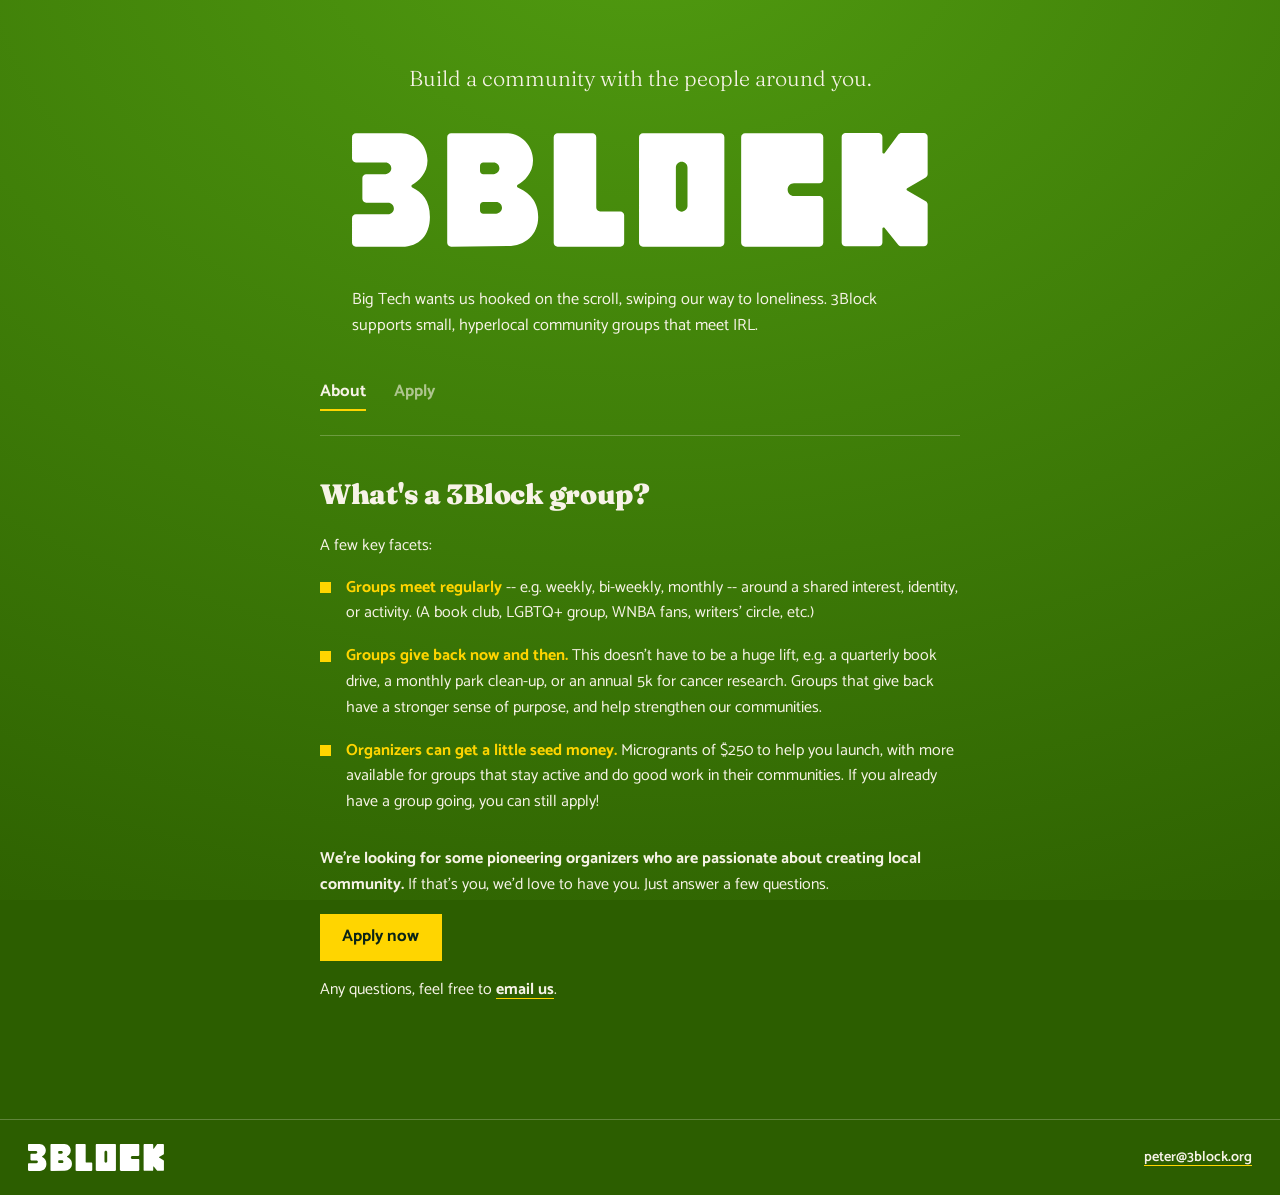
<file: index.html>
<!DOCTYPE html>
<html lang="en">
<head>
  <meta charset="UTF-8">
  <meta name="viewport" content="width=device-width, initial-scale=1.0">
  <title>3 Block — community groups with the neighbors around you</title>
  <meta name="description" content="3 Block helps neighbors with shared interests form resilient community groups.">
  <meta property="og:type" content="website">
  <meta property="og:title" content="3 Block — Community groups with the neighbors around you">
  <meta property="og:description" content="3Block is a community platform we're building to help people find and form neighborhood groups. Our vision is simple: everyone should have a group of people they actually know within a three-block radius.">
  <meta property="og:url" content="https://apply.3block.org">
  <meta property="og:image" content="https://apply.3block.org/og-image.avif">
  <meta property="og:image:width" content="1200">
  <meta property="og:image:height" content="630">
  <meta name="twitter:card" content="summary_large_image">
  <link rel="icon" type="image/svg+xml" href="favicon.svg">
  <link rel="preconnect" href="https://fonts.googleapis.com">
  <link rel="preconnect" href="https://fonts.gstatic.com" crossorigin>
  <link href="https://fonts.googleapis.com/css2?family=Fraunces:opsz,wght,SOFT@9..144,300,100;9..144,900,100&family=Catamaran:wght@400;600;700&display=swap" rel="stylesheet">
  <link rel="stylesheet" href="css/style.css">
</head>
<body class="landing">

  <header class="landing-center">
    <div class="brand">
      <p class="tagline">Build a community with the people around you.</p>
      <h1 class="wordmark-logo">
        <img src="logo.svg" alt="3 Block" width="898" height="173">
      </h1>
    </div>
    <div class="landing-about">
      <p>
        Big Tech wants us hooked on the scroll, swiping our way to loneliness.
        3Block supports small, hyperlocal community groups that meet IRL.
      </p>
    </div>
  </header>

  <main class="apply-main">

    <nav class="tab-nav" aria-label="Page sections">
      <a class="tab-link" href="#about" data-tab="about">About</a>
      <a class="tab-link" href="#apply" data-tab="apply">Apply</a>
    </nav>

    <section class="section" id="about">
      <h2 class="section-title">What's a 3Block group?</h2>
      <p>A few key facets:</p>
      <ul class="req-list">
        <li>
          <strong>Groups meet regularly</strong> -- e.g. weekly, bi-weekly, monthly --
	  around a shared interest, identity, or activity. (A book club, LGBTQ+ group,
	  WNBA fans, writers' circle, etc.)
        </li>
        <li>
          <strong>Groups give back now and then.</strong> This doesn't have to
          be a huge lift, e.g. a quarterly book drive, a monthly park clean-up,
	  or an annual 5k for cancer research.  Groups that give back have
	  a stronger sense of purpose, and help strengthen our communities.
        </li>
        <li>
          <strong>Organizers can get a little seed money.</strong> Microgrants
          of $250 to help you launch, with more available for groups that stay
          active and do good work in their communities. If you already have a
          group going, you can still apply!
        </li>
      </ul>
      <div class="read-more" id="hero-more">
        <p>
          <strong>We're looking for some pioneering organizers who are
	    passionate about creating local community.
	    </strong>
	  If that's you, we'd love to have you.
	  Just answer a few questions.
        </p>
        <p class="section-cta">
          <a class="btn-primary btn-link" href="#apply" data-tab-jump="apply">Apply now</a>
        </p>
        <p>
          Any questions, feel free to 
          <a href="mailto:peter@3block.org">email us</a>.
        </p>
      </div>
    </section>

    <section class="section apply-form" id="apply" aria-label="Grant application form" hidden>
      <h2 class="section-title">Apply</h2>
      <p class="form-note"><span class="req" aria-hidden="true">*</span> required</p>

      <form id="grant-form" class="stacked-form" novalidate>

        <div class="field">
          <label class="field-label" for="f-name">Your name<span class="req" aria-hidden="true">*</span></label>
          <input class="field-input" id="f-name" name="name" type="text"
                 autocomplete="name"
                 data-required data-error-empty="We'd love to know who you are.">
          <p class="field-error" aria-live="polite"></p>
        </div>

        <div class="field">
          <label class="field-label" for="f-email">Email<span class="req" aria-hidden="true">*</span></label>
          <input class="field-input" id="f-email" name="email" type="email"
                 autocomplete="email"
                 data-required data-type="email"
                 data-error-empty="We need an email to reach you."
                 data-error-invalid="Hmm, that email doesn't look right.">
          <p class="field-error" aria-live="polite"></p>
        </div>

        <div class="field">
          <label class="field-label" for="f-neighborhood">What neighborhood are you in?<span class="req" aria-hidden="true">*</span></label>
          <p class="field-help">Rough cross streets are great too.</p>
          <input class="field-input" id="f-neighborhood" name="neighborhood" type="text"
                 data-required data-error-empty="Tell us where your blocks are.">
          <p class="field-error" aria-live="polite"></p>
        </div>

        <div class="field">
          <label class="field-label" for="f-group">What kind of group do you run or want to start?<span class="req" aria-hidden="true">*</span></label>
          <input class="field-input" id="f-group" name="group" type="text"
                 data-required data-error-empty="This is the part we're most excited to read.">
          <p class="field-error" aria-live="polite"></p>
        </div>

        <fieldset class="field field-choice" data-choice="status"
                  data-required data-error-empty="Pick whichever fits.">
          <legend class="field-label">Are you already running it, or looking to start one?<span class="req" aria-hidden="true">*</span></legend>
          <div class="choice-row">
            <label class="choice">
              <input type="radio" name="status" value="Already running it">
              <span>Already running it</span>
            </label>
            <label class="choice">
              <input type="radio" name="status" value="Want to start one">
              <span>Want to start one</span>
            </label>
          </div>
          <p class="field-error" aria-live="polite"></p>
        </fieldset>

        <fieldset class="field field-choice" data-choice="coorganizer"
                  data-required data-error-empty="Pick one — 'Not yet' is a fine answer.">
          <legend class="field-label">Do you have a friend or colleague you could bring in as a co-organizer?<span class="req" aria-hidden="true">*</span></legend>
          <p class="field-help">Not required, but it often helps a group succeed faster.</p>
          <div class="choice-row">
            <label class="choice">
              <input type="radio" name="coorganizer" value="Yes">
              <span>Yes</span>
            </label>
            <label class="choice">
              <input type="radio" name="coorganizer" value="Not yet">
              <span>Not yet</span>
            </label>
          </div>
          <p class="field-error" aria-live="polite"></p>
        </fieldset>

        <div class="field">
          <label class="field-label" for="f-cadence">How often would you plan to meet?<span class="req" aria-hidden="true">*</span></label>
          <input class="field-input" id="f-cadence" name="cadence" type="text"
                 data-required data-error-empty="A rough cadence is fine — weekly, monthly…">
          <p class="field-error" aria-live="polite"></p>
        </div>

        <div class="field">
          <label class="field-label" for="f-service">Any ideas for community service activities?</label>
          <p class="field-help">We can help you with this later if not.</p>
          <textarea class="field-input field-textarea" id="f-service" name="service" rows="1"></textarea>
          <p class="field-error" aria-live="polite"></p>
        </div>

        <div class="field">
          <label class="field-label" for="f-first-gathering">When could you picture holding a first gathering?<span class="req" aria-hidden="true">*</span></label>
          <p class="field-help">A rough sense is fine.</p>
          <input class="field-input" id="f-first-gathering" name="first_gathering" type="text"
                 data-required data-error-empty="A rough sense is all we need — next month, this fall…">
          <p class="field-error" aria-live="polite"></p>
        </div>

        <div class="field">
          <label class="field-label" for="f-microgrant">Are you interested in a $50&ndash;250 microgrant?</label>
          <p class="field-help">If so, how much, and what would you spend it on?</p>
          <textarea class="field-input field-textarea" id="f-microgrant" name="microgrant" rows="1"></textarea>
          <p class="field-error" aria-live="polite"></p>
        </div>

        <div class="field">
          <label class="field-label" for="f-notes">Anything else you'd like to share?</label>
          <p class="field-help">If you have a group, let us know how big it is, how it's going, and what challenges you're running into.</p>
          <textarea class="field-input field-textarea" id="f-notes" name="notes" rows="1"></textarea>
          <p class="field-error" aria-live="polite"></p>
        </div>

        <div class="form-actions">
          <button type="submit" class="btn-primary" data-action="submit">Send application</button>
          <p class="form-error" id="form-error" aria-live="polite"></p>
        </div>

      </form>

      <div class="form-result" id="form-success" hidden>
        <h3 class="result-title">Thanks, we got it!</h3>
        <p>
          We'll be reviewing applications in the coming weeks and be in touch.
        </p>
      </div>

      <div class="form-result" id="form-failure" hidden>
        <h3 class="result-title">That didn't go through.</h3>
        <p>
          Something on our end hiccuped. Please try again in a minute — or
          email your answers to
          <a href="mailto:peter@3block.org">peter@3block.org</a> and we'll
          take it from there.
        </p>
        <button type="button" class="btn-primary" id="retry-btn">Try again</button>
      </div>
    </section>

  </main>

  <footer class="apply-footer">
    <img class="footer-logo" src="logo.svg" alt="3 Block" width="898" height="173">
    <a href="mailto:peter@3block.org">peter@3block.org</a>
  </footer>

  <script src="js/apply.js"></script>
</body>
</html>
</file>
<file: css/style.css>
/* ============================================================
   3 Block — shared styles
   Palette: green gradient field, cream text, sun + sky accents
   Type: Fraunces (display) / Catamaran (body)
   ============================================================ */

:root {
  --green-fresh: #509b10;
  --green-deep: #2c5e00;
  --cream: #f7f3e7;
  --ink: #0a2416;
  --sun: #ffd500;
  --sky: #2b5be2;

  --font-display: "Fraunces", Georgia, serif;
  --font-body: "Catamaran", "Helvetica Neue", Arial, sans-serif;

  --ease-out: cubic-bezier(0.22, 1, 0.36, 1);
}

* {
  margin: 0;
  padding: 0;
  box-sizing: border-box;
}

html {
  scroll-behavior: smooth;
}

body {
  font-family: var(--font-body);
  color: var(--cream);
  background-color: var(--green-deep);
  background-image: radial-gradient(
    130% 130% at 50% -10%,
    var(--green-fresh) 0%,
    var(--green-deep) 100%
  );
  background-attachment: fixed;
  min-height: 100vh;
  line-height: 1.6;
  -webkit-font-smoothing: antialiased;
}

a {
  color: inherit;
}

::selection {
  background: var(--sun);
  color: var(--ink);
}

:focus-visible {
  outline: 3px solid var(--sun);
  outline-offset: 3px;
}

/* ------------------------------------------------------------
   Landing page
   ------------------------------------------------------------ */

.landing {
  display: flex;
  flex-direction: column;
  min-height: 100vh;
  min-height: 100dvh;
}

.corner-contact {
  position: fixed;
  bottom: 1.5rem;
  right: 1.75rem;
  font-size: 0.85rem;
  font-weight: 600;
  text-decoration-color: var(--sun);
  text-underline-offset: 0.25em;
}

.corner-contact:hover {
  color: var(--sun);
}

.landing-center {
  flex: 1;
  display: flex;
  flex-direction: column;
  align-items: center;
  justify-content: center;
  gap: 2.5rem;
  text-align: center;
  padding: 4rem 1.5rem 2rem;
}

.brand {
  display: flex;
  flex-direction: column;
  align-items: center;
  gap: 2.5rem;
}

.wordmark-logo {
  line-height: 0;
  margin: 0;
}

.wordmark-logo img {
  width: clamp(18rem, 70vw, 36rem);
  max-width: 100%;
  height: auto;
}

.landing-about {
  /* match the wordmark logo's width so the two edges line up */
  width: clamp(18rem, 70vw, 36rem);
  max-width: 100%;
  display: grid;
  gap: 0.75rem;
  font-size: 1.02rem;
  text-align: left;
}

.tagline {
  font-family: var(--font-display);
  font-weight: 300;
  font-size: clamp(1rem, 2.2vw, 1.35rem);
  line-height: 1.35;
}

.cta-link {
  display: inline-block;
  font-size: 1.05rem;
  font-weight: 700;
  color: var(--cream);
  text-decoration: underline;
  text-decoration-thickness: 2px;
  text-decoration-color: var(--sun);
  text-underline-offset: 0.35em;
  transition: color 160ms ease, text-underline-offset 160ms ease;
}

.cta-link:hover {
  color: var(--sun);
  text-underline-offset: 0.5em;
}

/* ------------------------------------------------------------
   Apply page — header, sections, footer
   ------------------------------------------------------------ */

.apply-page {
  display: flex;
  flex-direction: column;
  min-height: 100vh;
}

.apply-header {
  display: flex;
  align-items: center;
  justify-content: space-between;
  padding: 1.5rem 1.75rem;
}

.home-link {
  display: inline-flex;
  align-items: center;
  gap: 0.75rem;
  text-decoration: none;
}

.home-logo,
.footer-logo {
  display: block;
  width: 8.5rem;
  height: auto;
}

.header-cta {
  font-weight: 700;
  font-size: 0.95rem;
  text-decoration: underline;
  text-decoration-thickness: 2px;
  text-decoration-color: var(--sun);
  text-underline-offset: 0.3em;
}

.header-cta:hover {
  color: var(--sun);
}

.apply-main {
  flex: 1;
  width: min(640px, 100% - 3rem);
  margin: 0 auto;
  padding: 0.5rem 0 5rem;
}

.hero {
  padding: 2.5rem 0 3rem;
}

/* Apply / About tabs — sit just above the first section ruler */

.tab-nav {
  display: flex;
  gap: 1.75rem;
  padding: 0 0 1.5rem;
}

.tab-link {
  font-weight: 700;
  font-size: 1.05rem;
  color: rgba(247, 243, 231, 0.6);
  text-decoration: none;
  padding-bottom: 0.2rem;
  border-bottom: 2px solid transparent;
  transition: color 160ms ease, border-color 160ms ease;
}

.tab-link:hover {
  color: var(--cream);
}

.tab-link.is-active {
  color: var(--cream);
  border-bottom-color: var(--sun);
}

.hero-lede {
  font-family: var(--font-display);
  font-weight: 300;
  font-size: clamp(1.35rem, 3vw, 1.75rem);
  line-height: 1.45;
}

.read-more p {
  margin-top: 1rem;
}

.read-more {
  margin-top: 2rem;
}

.read-more a {
  font-weight: 700;
  text-decoration-color: var(--sun);
  text-underline-offset: 0.25em;
}

.section {
  padding: 2.25rem 0;
  border-top: 1px solid rgba(247, 243, 231, 0.25);
}

.section-title {
  font-family: var(--font-display);
  font-weight: 900;
  font-size: 1.75rem;
  letter-spacing: -0.01em;
  margin-bottom: 1rem;
}

.section p {
  margin-bottom: 1rem;
}

.section p:last-child {
  margin-bottom: 0;
}

.req-list {
  list-style: none;
  display: grid;
  gap: 1.1rem;
  padding: 0;
}

.req-list + .req-list {
  margin-top: 1.1rem;
}

.req-list li {
  padding-left: 1.6rem;
  position: relative;
}

.req-list li::before {
  content: "";
  position: absolute;
  left: 0;
  top: 0.45em;
  width: 0.7rem;
  height: 0.7rem;
  background: var(--sun);
}

.req-list strong {
  color: var(--sun);
}

.section a {
  font-weight: 700;
  text-decoration-color: var(--sun);
  text-underline-offset: 0.25em;
}

.section a:hover {
  color: var(--sun);
}

.apply-footer {
  display: flex;
  align-items: center;
  justify-content: space-between;
  padding: 1.5rem 1.75rem;
  font-size: 0.9rem;
  border-top: 1px solid rgba(247, 243, 231, 0.25);
}

.apply-footer a {
  font-weight: 600;
  text-decoration-color: var(--sun);
  text-underline-offset: 0.25em;
}

.apply-footer a:hover {
  color: var(--sun);
}

/* ------------------------------------------------------------
   Typeform-style application form
   ------------------------------------------------------------ */

.apply-form {
  scroll-margin-top: 2rem;
}

.form-note {
  font-size: 0.9rem;
  color: rgba(247, 243, 231, 0.75);
  margin-bottom: 0.5rem;
}

.req {
  color: var(--sun);
  margin-left: 0.2rem;
}

.stacked-form {
  display: grid;
  gap: 2rem;
  margin-top: 1.5rem;
}

.field {
  min-width: 0;
}

fieldset.field {
  border: none;
  padding: 0;
  margin: 0;
}

.field-label {
  display: block;
  font-family: var(--font-display);
  font-weight: 900;
  font-size: 1.2rem;
  line-height: 1.35;
  margin-bottom: 0.35rem;
}

legend.field-label {
  padding: 0;
}

.field-help {
  font-size: 0.95rem;
  color: rgba(247, 243, 231, 0.8);
  margin-bottom: 0.5rem;
}

.field-input {
  display: block;
  width: 100%;
  font-family: var(--font-body);
  font-size: 1.15rem;
  font-weight: 600;
  color: var(--cream);
  background: transparent;
  border: none;
  border-bottom: 2px solid rgba(247, 243, 231, 0.4);
  padding: 0.35rem 0 0.45rem;
  transition: border-color 160ms ease;
}

.field-input:focus {
  outline: none;
  border-bottom-color: var(--sun);
  border-bottom-width: 3px;
}

.field-textarea {
  resize: none;
  overflow: hidden;
  line-height: 1.5;
  font-size: 1.05rem;
}

.field.has-error .field-input {
  border-bottom-color: var(--sun);
}

.field-error {
  min-height: 1.3rem;
  margin-top: 0.4rem;
  font-size: 0.9rem;
  font-weight: 700;
  color: var(--sun);
}

/* radio choices */

.choice-row {
  display: flex;
  flex-wrap: wrap;
  gap: 0.6rem;
  margin-top: 0.35rem;
}

.choice {
  cursor: pointer;
}

.choice input {
  position: absolute;
  opacity: 0;
  width: 1px;
  height: 1px;
}

.choice span {
  display: inline-block;
  font-weight: 700;
  font-size: 1rem;
  padding: 0.5rem 1.1rem;
  border: 2px solid rgba(247, 243, 231, 0.5);
  transition: border-color 160ms ease, background 160ms ease, color 160ms ease;
}

.choice:hover span {
  border-color: var(--cream);
}

.choice input:checked + span {
  background: var(--sun);
  border-color: var(--sun);
  color: var(--ink);
}

.choice input:focus-visible + span {
  outline: 3px solid var(--sun);
  outline-offset: 3px;
}

/* submit + results */

.form-actions {
  display: flex;
  align-items: center;
  flex-wrap: wrap;
  gap: 1rem;
  margin-top: 0.5rem;
}

.form-error {
  font-size: 0.9rem;
  font-weight: 700;
  color: var(--sun);
}

.form-result {
  padding: 1.5rem 0;
}

.form-result p {
  margin-bottom: 1.25rem;
}

.form-result a {
  font-weight: 700;
  text-decoration-color: var(--sun);
}

.result-title {
  font-family: var(--font-display);
  font-weight: 900;
  font-size: 1.9rem;
  letter-spacing: -0.01em;
  margin-bottom: 0.75rem;
}

.btn-primary {
  font-family: var(--font-body);
  font-size: 1.05rem;
  font-weight: 700;
  color: var(--ink);
  background: var(--sun);
  border: none;
  padding: 0.65rem 1.4rem;
  cursor: pointer;
  transition: transform 160ms var(--ease-out), background 160ms ease;
}

.btn-primary:hover {
  background: var(--cream);
  transform: translateY(-2px);
}

.btn-primary:active {
  transform: translateY(0);
}

.btn-primary[disabled] {
  opacity: 0.6;
  cursor: wait;
  transform: none;
}

a.btn-primary,
.btn-link {
  display: inline-block;
  color: var(--ink);
  text-decoration: none;
}

a.btn-primary:hover,
.btn-link:hover {
  color: var(--ink);
}

.section-cta {
  margin-top: 1.75rem;
}

/* ------------------------------------------------------------
   Responsive + reduced motion
   ------------------------------------------------------------ */

@media (max-width: 600px) {
  .hero {
    padding-top: 1.5rem;
  }

  .choice-row {
    flex-direction: column;
    align-items: flex-start;
  }
}

@media (prefers-reduced-motion: reduce) {
  html {
    scroll-behavior: auto;
  }

  *,
  *::before,
  *::after {
    animation-duration: 0.01ms !important;
    animation-iteration-count: 1 !important;
    transition-duration: 0.01ms !important;
  }
}
</file>
